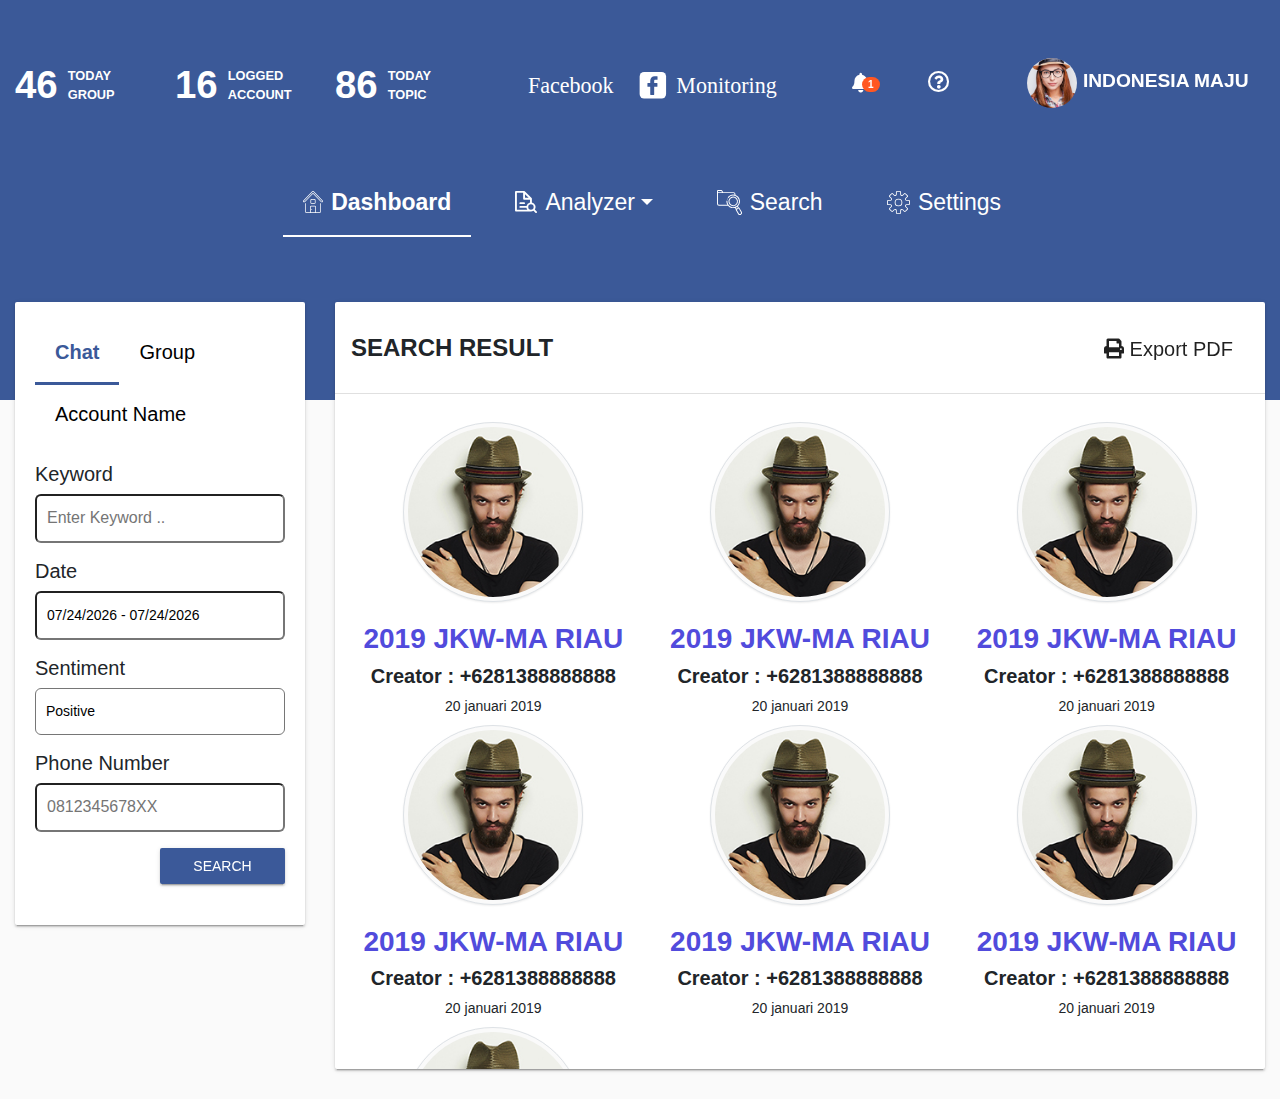
<file: search-group.html>
<!doctype html>
<html lang="en">

<head>
  <!-- Required meta tags -->
  <meta charset="utf-8">
  <meta name="viewport" content="width=device-width, initial-scale=1, shrink-to-fit=no">

  <link rel="stylesheet" href="assets/vendors/fontawesome/css/all.css">

  <!-- Material Design for Bootstrap fonts and icons -->
  <link href="https://fonts.googleapis.com/icon?family=Material+Icons" rel="stylesheet">

  <!-- Material Design for Bootstrap CSS -->
  <link rel="stylesheet" href="assets/css/bootstrap-material-design.min.css">
  <link rel="stylesheet" href="assets/css/custom.css">
  <link rel="stylesheet" href="assets/vendors/datepicker/daterangepicker.css">

  <title>Whatsapp Monitoring</title>
</head>

<body>
  <!-- Header -->
  <section style="background-color: #3B5998; height: 400px; width: 100%">
    <nav class="navbar navbar-expand-lg static-top pt-5">
      <div class="container">
        <div class="row" style="margin-left: 0px;">
          <!-- today group -->
          <div class="group-count well">
            <h1 class="number-count">46</h1><span class="caption-number">TODAY GROUP</span>
          </div>

          <!-- logged account -->
          <div class="group-count well">
            <h1 class="number-count">16</h1><span class="caption-number">LOGGED ACCOUNT</span>
          </div>

          <!-- today topic -->
          <div class="group-count well">
            <h1 class="number-count">86</h1><span class="caption-number">TODAY TOPIC</span>
          </div>
        </div>


        <!-- logo -->
        <a class="navbar-brand mx-auto" href="#">
          <img src="assets/img/logo.svg" height="28px" alt="">
        </a>

        <div>
          <!-- <div class="group-count well account" role="button" style="margin-right: 0;" id="dropdownMenuLink"
              data-toggle="dropdown" aria-haspopup="true" aria-expanded="false">
              <div class="mr-3"><span style="font-weight: bold;">ADMIN </span></div><img height="40"
                src="assets/img/user.png" alt="">
  
            </div>
            <div class="dropdown-menu fix-right" aria-labelledby="dropdownMenuButton">
              <a class="dropdown-item" href="#">Sign Out</a>
            </div> -->
          <div class="row">
            <div class="col-md-2 text-center my-auto">
              <button class="btn btn-outline-light">
                <i class="fas fa-bell" style="color: white; font-size: 20px; position: absolute;"></i>
                <span class="badge badge-pill badge-warning"
                  style="font-size: 10px; margin-left: 10px; z-index: 1; position: relative;">1</span>
              </button>
            </div>
            <div class="col-md-2 text-center my-auto">
              <button class="btn btn-outline-light">
                <i class="far fa-question-circle" style="color: white; font-size: 22px;"></i>
              </button>
            </div>
            <div class="col-md-8 text-right my-auto ">
              <button class="btn btn-outline-light">
                <img src="/assets/img/avatar/1.jpg" class="rounded-circle" alt="" style="width: 50px; margin:2px;">
                <span class="page-title" style="color: white;">Indonesia Maju</span>
              </button>
            </div>
          </div>
        </div>
      </div>
    </nav>

    <nav class="navbar navbar-expand-md navbar-light pt-5">
      <button class="navbar-toggler" type="button" data-toggle="collapse" data-target="#navbarSupportedContent"
        aria-controls="navbarSupportedContent" aria-expanded="false" aria-label="Toggle navigation">
        <span class="navbar-toggler-icon"></span>
      </button>
      <div class="collapse navbar-collapse" id="navbarSupportedContent">
        <ul class="navbar-nav ml-auto mr-auto py-4 py-md-0">
          <li class="nav-item pl-4 pl-md-0 ml-0 ml-md-4 active">
            <a class="nav-link well" href="#"><img src="/assets/img/icon/home.svg" class="mr-2" alt="">Dashboard</a>
          </li>
          <li class="nav-item dropdown pl-4 pl-md-0 ml-0 ml-md-4">
            <a class="nav-link dropdown-toggle well" href="#" id="navbarDropdown" role="button" data-toggle="dropdown"
              aria-haspopup="true" aria-expanded="false">
              <img src="/assets/img/icon/analyze.svg" class="mr-2" alt="">Analyzer
            </a>
            <div class="dropdown-menu" aria-labelledby="navbarDropdown">
              <a class="dropdown-item" href="#">Topic Compare</a>
              <a class="dropdown-item" href="#">Topic Relation</a>
          </li>
          <li class="nav-item pl-4 pl-md-0 ml-0 ml-md-4">
            <a class="nav-link well" href="search.html"><img src="/assets/img/icon/search.svg" class="mr-2"
                alt="">Search</a>
          </li>
          <li class="nav-item pl-4 pl-md-0 ml-0 ml-md-4">
            <a class="nav-link well" href="#"><img src="/assets/img/icon/settings.svg" class="mr-2" alt="">Settings</a>
          </li>
        </ul>
      </div>
    </nav>
  </section>
  <!-- End Nav -->

  <section style="margin-top: -10%;">
    <div class="container" style="margin-top: -10%;">
      <div class="row">
        <div class="col-md-3">
          <div class="card">
            <div class="card-body">
              <!-- <h4 class="text-uppercase font-weight-bold mt-2 mb-4">Search</h4>
              <hr>

              <div class="row mb-3">
                <div class="col-md-12">
                  <h5>Keyword</h5>
                  <input type="text" class="search_input" id="2" placeholder="Enter Keyword ..">
                </div>
              </div>

              <div class="row  mb-3">
                <div class="col-md-12">
                  <h5>Date</h5>
                  <input type="text" class="search_input datepicker" id="3" placeholder="Select Date">
                </div>
              </div>

              <div class="row  mb-3">
                <div class="col-md-12">
                  <h5>Sentiment</h5>
                  <select name="" class="search_input " id="">
                    <option style="padding:20px !important;" value="">Positive</option>
                    <option class="p-3" value="">Netral</option>
                    <option class="p-3" value="">Negative</option>
                  </select>
                </div>
              </div>

              <div class="row  mb-3">
                <div class="col-md-12">
                  <h5>Phone Number</h5>
                  <input type="text" class="search_input" id="4" placeholder="0812345678XX">
                </div>
              </div> -->


              <ul class="nav nav-tabs md-tabs" id="myTabMD" role="tablist">
                <li class="nav-item profile-style">
                  <a class="nav-link profile-link active" id="home-tab-md" data-toggle="tab" href="#home-md" role="tab"
                    aria-controls="home-md" aria-selected="true">Chat</a>
                </li>
                <li class="nav-item profile-style">
                  <a class="nav-link profile-link" id="profile-tab-md" data-toggle="tab" href="#profile-md" role="tab"
                    aria-controls="profile-md" aria-selected="false">Group</a>
                </li>
                <li class="nav-item profile-style">
                  <a class="nav-link profile-link" id="profile-tab-md" data-toggle="tab" href="#account-name" role="tab"
                    aria-controls="account-name" aria-selected="false">Account Name</a>
                </li>
              </ul>
              <div class="tab-content card no-shadow" id="myTabContentMD">
                <div class="tab-pane fade show active" id="home-md" role="tabpanel" aria-labelledby="home-tab-md">
                  <div class="row mb-3">
                    <div class="col-md-12 mt-3">
                      <h5>Keyword</h5>
                      <input type="text" class="search_input" id="2" placeholder="Enter Keyword ..">
                    </div>
                  </div>

                  <div class="row  mb-3">
                    <div class="col-md-12">
                      <h5>Date</h5>
                      <input type="text" class="search_input datepicker" id="3" placeholder="Select Date">
                    </div>
                  </div>

                  <div class="row  mb-3">
                    <div class="col-md-12">
                      <h5>Sentiment</h5>
                      <select name="" class="search_input " id="">
                        <option style="padding:20px !important;" value="">Positive</option>
                        <option class="p-3" value="">Netral</option>
                        <option class="p-3" value="">Negative</option>
                      </select>
                    </div>
                  </div>

                  <div class="row  mb-3">
                    <div class="col-md-12">
                      <h5>Phone Number</h5>
                      <input type="text" class="search_input" id="4" placeholder="0812345678XX">
                    </div>
                  </div>

                  <div class="row  mb-3">
                    <div class="col-md-12">
                      <a name="" id="" class="btn positive-blue btn-raised float-right" href="#"
                        role="button">Search</a>
                    </div>
                  </div>
                </div>
                <div class="tab-pane fade" id="profile-md" role="tabpanel" aria-labelledby="profile-tab-md">
                  <div class="row mb-3">
                    <div class="col-md-12 mt-3">
                      <h5>Group</h5>
                      <input type="text" class="search_input" id="2" placeholder="Enter Keyword ..">
                    </div>
                  </div>

                  <div class="row  mb-3">
                    <div class="col-md-12">
                      <h5>Phone Number</h5>
                      <input type="text" class="search_input" id="4" placeholder="0812345678XX">
                    </div>
                  </div>

                  <div class="row  mb-3">
                    <div class="col-md-12">
                      <a name="" id="" class="btn positive-blue btn-raised float-right" href="#"
                        role="button">Search</a>
                    </div>
                  </div>
                </div>
                <div class="tab-pane fade" id="account-name" role="tabpanel" aria-labelledby="profile-tab-md">

                  <div class="row  my-3">
                    <div class="col-md-12">
                      <h5>Phone Number</h5>
                      <input type="text" class="search_input" id="4" placeholder="enter phone pattern...  ">
                    </div>
                  </div>

                  <div class="row  mb-3">
                    <div class="col-md-12">
                      <a name="" id="" class="btn positive-blue btn-raised float-right" href="#"
                        role="button">Search</a>
                    </div>
                  </div>
                </div>
              </div>

            </div>
          </div>
        </div>
        <div class="col-md-9">
          <div class="card">
            <div class="card-header">
              <div class="row">
                <div class="col-md-6 mt-3">
                  <h4 class="text-uppercase font-weight-bold">Search Result</h4>
                </div>
                <div class="col-md-6 mt-2">
                  <button class="btn btn-flat btn-lg float-right text-capitalize ">
                    <i class="fas fa-print"></i>
                    Export PDF
                  </button>
                </div>
              </div>
            </div>
            <div class="card-body table-responsive" style="height:75vh">
              <div class="row">

                <div class="col-md-4 text-center">
                  <img src="/assets/img/avatar/3.jpg" height="100" class="img-thumbnail rounded-circle mt-2 mb-1"
                    style="width: 20vh; margin:2px;" alt="">
                  <h3 class="text-uppercase font-weight-bold text-positive mt-3">2019 jkw-ma riau</h3>
                  <h5 class="font-weight-bold">Creator : +6281388888888</h5>
                  <span>20 januari 2019</span>
                </div>

                <div class="col-md-4 text-center">
                  <img src="/assets/img/avatar/3.jpg" height="100" class="img-thumbnail rounded-circle mt-2 mb-1"
                    style="width: 20vh; margin:2px;" alt="">
                  <h3 class="text-uppercase font-weight-bold text-positive mt-3">2019 jkw-ma riau</h3>
                  <h5 class="font-weight-bold">Creator : +6281388888888</h5>
                  <span>20 januari 2019</span>
                </div>

                <div class="col-md-4 text-center">
                  <img src="/assets/img/avatar/3.jpg" height="100" class="img-thumbnail rounded-circle mt-2 mb-1"
                    style="width: 20vh; margin:2px;" alt="">
                  <h3 class="text-uppercase font-weight-bold text-positive mt-3">2019 jkw-ma riau</h3>
                  <h5 class="font-weight-bold">Creator : +6281388888888</h5>
                  <span>20 januari 2019</span>
                </div>

                <div class="col-md-4 text-center">
                  <img src="/assets/img/avatar/3.jpg" height="100" class="img-thumbnail rounded-circle mt-2 mb-1"
                    style="width: 20vh; margin:2px;" alt="">
                  <h3 class="text-uppercase font-weight-bold text-positive mt-3">2019 jkw-ma riau</h3>
                  <h5 class="font-weight-bold">Creator : +6281388888888</h5>
                  <span>20 januari 2019</span>
                </div>

                <div class="col-md-4 text-center">
                  <img src="/assets/img/avatar/3.jpg" height="100" class="img-thumbnail rounded-circle mt-2 mb-1"
                    style="width: 20vh; margin:2px;" alt="">
                  <h3 class="text-uppercase font-weight-bold text-positive mt-3">2019 jkw-ma riau</h3>
                  <h5 class="font-weight-bold">Creator : +6281388888888</h5>
                  <span>20 januari 2019</span>
                </div>

                <div class="col-md-4 text-center">
                  <img src="/assets/img/avatar/3.jpg" height="100" class="img-thumbnail rounded-circle mt-2 mb-1"
                    style="width: 20vh; margin:2px;" alt="">
                  <h3 class="text-uppercase font-weight-bold text-positive mt-3">2019 jkw-ma riau</h3>
                  <h5 class="font-weight-bold">Creator : +6281388888888</h5>
                  <span>20 januari 2019</span>
                </div>

                <div class="col-md-4 text-center">
                  <img src="/assets/img/avatar/3.jpg" height="100" class="img-thumbnail rounded-circle mt-2 mb-1"
                    style="width: 20vh; margin:2px;" alt="">
                  <h3 class="text-uppercase font-weight-bold text-positive mt-3">2019 jkw-ma riau</h3>
                  <h5 class="font-weight-bold">Creator : +6281388888888</h5>
                  <span>20 januari 2019</span>
                </div>

              </div>
            </div>
          </div>
        </div>
      </div>
    </div>
  </section>
  <!-- End nav -->

  <!-- Javascript Library -->
  <script src="assets/js/jquery-3.4.1.min.js"></script>
  <script src="assets/js/popper.min.js"></script>
  <script src="assets/js/bootstrap-material-design.js"></script>
  <script src="assets/vendors/highcharts/highcharts.js"></script>
  <script src="assets/vendors/datepicker/moment-with-locales.min.js"></script>
  <script src="assets/vendors/datepicker/daterangepicker.min.js"></script>
  <script src="assets/js/custom_datepick.js"></script>

  <script>
    $(document).ready(function () {
      $('body').bootstrapMaterialDesign();
    });
  </script>
</body>

</html>
</file>
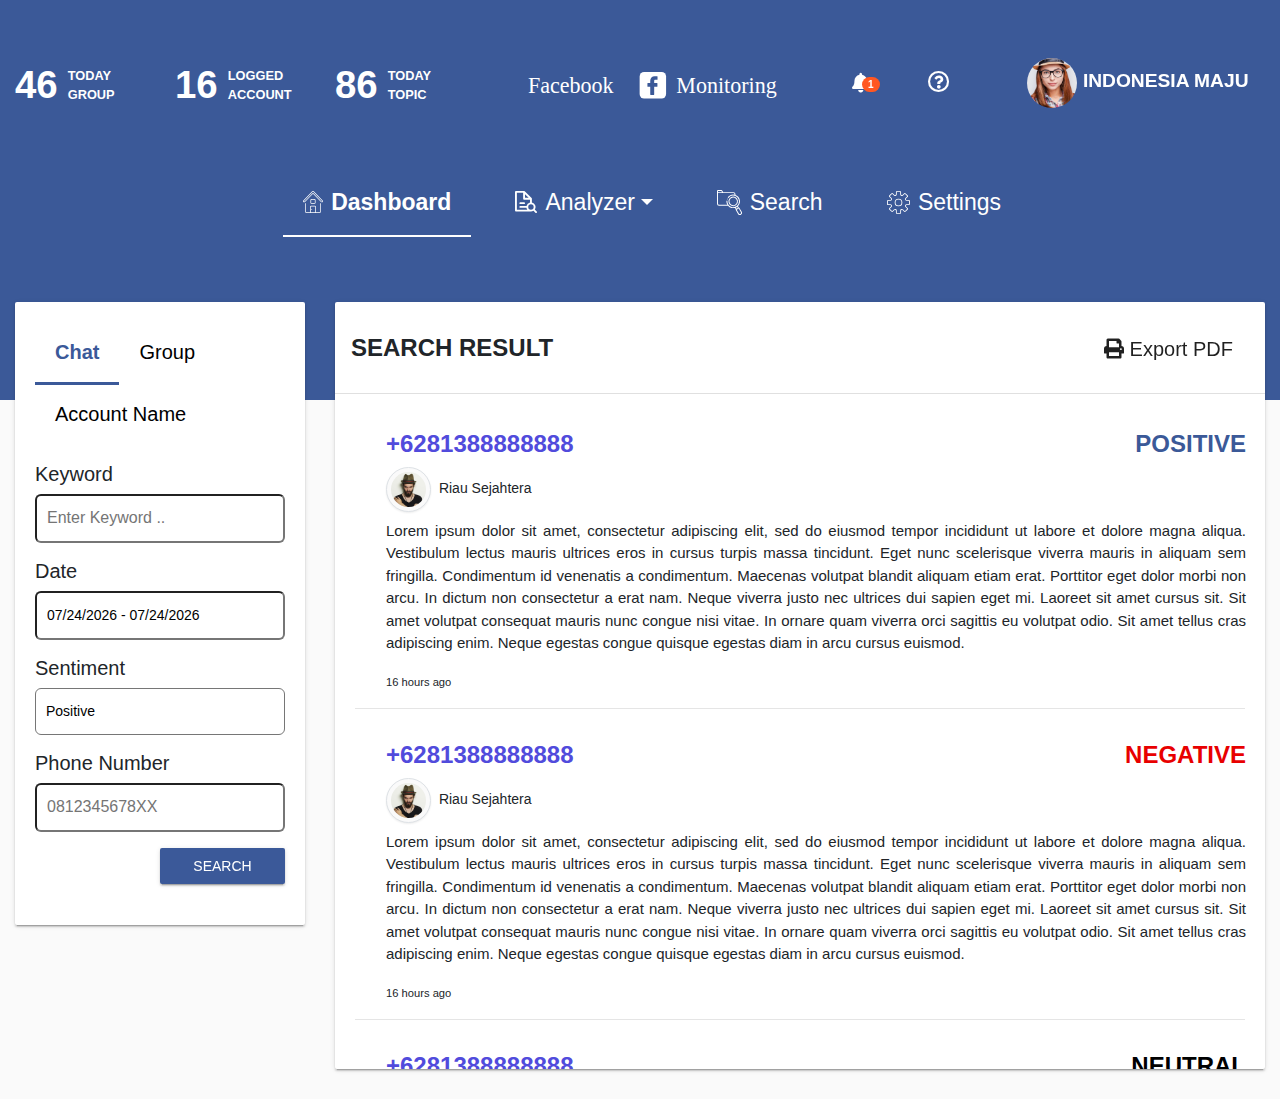
<file: search.html>
<!doctype html>
<html lang="en">

<head>
  <!-- Required meta tags -->
  <meta charset="utf-8">
  <meta name="viewport" content="width=device-width, initial-scale=1, shrink-to-fit=no">

  <link rel="stylesheet" href="assets/vendors/fontawesome/css/all.css">

  <!-- Material Design for Bootstrap fonts and icons -->
  <link href="https://fonts.googleapis.com/icon?family=Material+Icons" rel="stylesheet">

  <!-- Material Design for Bootstrap CSS -->
  <link rel="stylesheet" href="assets/css/bootstrap-material-design.min.css">
  <link rel="stylesheet" href="assets/css/custom.css">
  <link rel="stylesheet" href="assets/vendors/datepicker/daterangepicker.css">

  <title>Whatsapp Monitoring</title>
</head>

<body>
  <!-- Header -->
  <section style="background-color: #3B5998; height: 400px; width: 100%">
    <nav class="navbar navbar-expand-lg static-top pt-5">
      <div class="container">
        <div class="row" style="margin-left: 0px;">
          <!-- today group -->
          <div class="group-count well">
            <h1 class="number-count">46</h1><span class="caption-number">TODAY GROUP</span>
          </div>

          <!-- logged account -->
          <div class="group-count well">
            <h1 class="number-count">16</h1><span class="caption-number">LOGGED ACCOUNT</span>
          </div>

          <!-- today topic -->
          <div class="group-count well">
            <h1 class="number-count">86</h1><span class="caption-number">TODAY TOPIC</span>
          </div>
        </div>


        <!-- logo -->
        <a class="navbar-brand mx-auto" href="#">
          <img src="assets/img/logo.svg" height="28px" alt="">
        </a>

        <div>
          <!-- <div class="group-count well account" role="button" style="margin-right: 0;" id="dropdownMenuLink"
              data-toggle="dropdown" aria-haspopup="true" aria-expanded="false">
              <div class="mr-3"><span style="font-weight: bold;">ADMIN </span></div><img height="40"
                src="assets/img/user.png" alt="">
  
            </div>
            <div class="dropdown-menu fix-right" aria-labelledby="dropdownMenuButton">
              <a class="dropdown-item" href="#">Sign Out</a>
            </div> -->
          <div class="row">
            <div class="col-md-2 text-center my-auto">
              <button class="btn btn-outline-light">
                <i class="fas fa-bell" style="color: white; font-size: 20px; position: absolute;"></i>
                <span class="badge badge-pill badge-warning"
                  style="font-size: 10px; margin-left: 10px; z-index: 1; position: relative;">1</span>
              </button>
            </div>
            <div class="col-md-2 text-center my-auto">
              <button class="btn btn-outline-light">
                <i class="far fa-question-circle" style="color: white; font-size: 22px;"></i>
              </button>
            </div>
            <div class="col-md-8 text-right my-auto ">
              <button class="btn btn-outline-light">
                <img src="/assets/img/avatar/1.jpg" class="rounded-circle" alt="" style="width: 50px; margin:2px;">
                <span class="page-title" style="color: white;">Indonesia Maju</span>
              </button>
            </div>
          </div>
        </div>
      </div>
    </nav>

    <nav class="navbar navbar-expand-md navbar-light pt-5">
      <button class="navbar-toggler" type="button" data-toggle="collapse" data-target="#navbarSupportedContent"
        aria-controls="navbarSupportedContent" aria-expanded="false" aria-label="Toggle navigation">
        <span class="navbar-toggler-icon"></span>
      </button>
      <div class="collapse navbar-collapse" id="navbarSupportedContent">
        <ul class="navbar-nav ml-auto mr-auto py-4 py-md-0">
          <li class="nav-item pl-4 pl-md-0 ml-0 ml-md-4 active">
            <a class="nav-link well" href="#"><img src="/assets/img/icon/home.svg" class="mr-2" alt="">Dashboard</a>
          </li>
          <li class="nav-item dropdown pl-4 pl-md-0 ml-0 ml-md-4">
            <a class="nav-link dropdown-toggle well" href="#" id="navbarDropdown" role="button" data-toggle="dropdown"
              aria-haspopup="true" aria-expanded="false">
              <img src="/assets/img/icon/analyze.svg" class="mr-2" alt="">Analyzer
            </a>
            <div class="dropdown-menu" aria-labelledby="navbarDropdown">
              <a class="dropdown-item" href="#">Topic Compare</a>
              <a class="dropdown-item" href="#">Topic Relation</a>
          </li>
          <li class="nav-item pl-4 pl-md-0 ml-0 ml-md-4">
            <a class="nav-link well" href="search.html"><img src="/assets/img/icon/search.svg" class="mr-2"
                alt="">Search</a>
          </li>
          <li class="nav-item pl-4 pl-md-0 ml-0 ml-md-4">
            <a class="nav-link well" href="#"><img src="/assets/img/icon/settings.svg" class="mr-2" alt="">Settings</a>
          </li>
        </ul>
      </div>
    </nav>
  </section>
  <!-- End Nav -->

  <section style="margin-top: -10%;">
    <div class="container" style="margin-top: -10%;">
      <div class="row">
        <div class="col-md-3">
          <div class="card">
            <div class="card-body">
              <!-- <h4 class="text-uppercase font-weight-bold mt-2 mb-4">Search</h4>
              <hr>

              <div class="row mb-3">
                <div class="col-md-12">
                  <h5>Keyword</h5>
                  <input type="text" class="search_input" id="2" placeholder="Enter Keyword ..">
                </div>
              </div>

              <div class="row  mb-3">
                <div class="col-md-12">
                  <h5>Date</h5>
                  <input type="text" class="search_input datepicker" id="3" placeholder="Select Date">
                </div>
              </div>

              <div class="row  mb-3">
                <div class="col-md-12">
                  <h5>Sentiment</h5>
                  <select name="" class="search_input " id="">
                    <option style="padding:20px !important;" value="">Positive</option>
                    <option class="p-3" value="">Netral</option>
                    <option class="p-3" value="">Negative</option>
                  </select>
                </div>
              </div>

              <div class="row  mb-3">
                <div class="col-md-12">
                  <h5>Phone Number</h5>
                  <input type="text" class="search_input" id="4" placeholder="0812345678XX">
                </div>
              </div> -->


              <ul class="nav nav-tabs md-tabs" id="myTabMD" role="tablist">
                <li class="nav-item profile-style">
                  <a class="nav-link profile-link active" id="home-tab-md" data-toggle="tab" href="#home-md" role="tab"
                    aria-controls="home-md" aria-selected="true">Chat</a>
                </li>
                <li class="nav-item profile-style">
                  <a class="nav-link profile-link" id="profile-tab-md" data-toggle="tab" href="#profile-md" role="tab"
                    aria-controls="profile-md" aria-selected="false">Group</a>
                </li>
                <li class="nav-item profile-style">
                  <a class="nav-link profile-link" id="profile-tab-md" data-toggle="tab" href="#account-name" role="tab"
                    aria-controls="account-name" aria-selected="false">Account Name</a>
                </li>
              </ul>
              <div class="tab-content card no-shadow" id="myTabContentMD">
                <div class="tab-pane fade show active" id="home-md" role="tabpanel" aria-labelledby="home-tab-md">
                  <div class="row mb-3">
                    <div class="col-md-12 mt-3">
                      <h5>Keyword</h5>
                      <input type="text" class="search_input" id="2" placeholder="Enter Keyword ..">
                    </div>
                  </div>

                  <div class="row  mb-3">
                    <div class="col-md-12">
                      <h5>Date</h5>
                      <input type="text" class="search_input datepicker" id="3" placeholder="Select Date">
                    </div>
                  </div>

                  <div class="row  mb-3">
                    <div class="col-md-12">
                      <h5>Sentiment</h5>
                      <select name="" class="search_input " id="">
                        <option style="padding:20px !important;" value="">Positive</option>
                        <option class="p-3" value="">Netral</option>
                        <option class="p-3" value="">Negative</option>
                      </select>
                    </div>
                  </div>

                  <div class="row  mb-3">
                    <div class="col-md-12">
                      <h5>Phone Number</h5>
                      <input type="text" class="search_input" id="4" placeholder="0812345678XX">
                    </div>
                  </div>

                  <div class="row  mb-3">
                    <div class="col-md-12">
                      <a name="" id="" class="btn positive-blue btn-raised float-right" href="#"
                        role="button">Search</a>
                    </div>
                  </div>
                </div>
                <div class="tab-pane fade" id="profile-md" role="tabpanel" aria-labelledby="profile-tab-md">
                  <div class="row mb-3">
                    <div class="col-md-12 mt-3">
                      <h5>Group</h5>
                      <input type="text" class="search_input" id="2" placeholder="Enter Keyword ..">
                    </div>
                  </div>

                  <div class="row  mb-3">
                    <div class="col-md-12">
                      <h5>Phone Number</h5>
                      <input type="text" class="search_input" id="4" placeholder="0812345678XX">
                    </div>
                  </div>

                  <div class="row  mb-3">
                    <div class="col-md-12">
                      <a name="" id="" class="btn positive-blue btn-raised float-right" href="#"
                        role="button">Search</a>
                    </div>
                  </div>
                </div>
                <div class="tab-pane fade" id="account-name" role="tabpanel" aria-labelledby="profile-tab-md">

                  <div class="row  my-3">
                    <div class="col-md-12">
                      <h5>Phone Number</h5>
                      <input type="text" class="search_input" id="4" placeholder="enter phone pattern...  ">
                    </div>
                  </div>

                  <div class="row  mb-3">
                    <div class="col-md-12">
                      <a name="" id="" class="btn positive-blue btn-raised float-right" href="#"
                        role="button">Search</a>
                    </div>
                  </div>
                </div>
              </div>

            </div>
          </div>
        </div>
        <div class="col-md-9">
          <div class="card">
            <div class="card-header">
              <div class="row">
                <div class="col-md-6 mt-3">
                  <h4 class="text-uppercase font-weight-bold">Search Result</h4>
                </div>
                <div class="col-md-6 mt-2">
                  <button class="btn btn-flat btn-lg float-right text-capitalize ">
                    <i class="fas fa-print"></i>
                    Export PDF
                  </button>
                </div>
              </div>
            </div>
            <div class="card-body table-responsive" style="height:75vh">

              <div class="col-md-12 mx-3">
                <!-- <h6 class="font-weight-bold" style="margin:0;">0812345678x</h6>
                <h6 class="mt-2"><i class="material-icons align-middle mr-2"> group</i>Indonesia Maju</h6>
                <small class="text-secondary">02 November 2019, 19:33:20</small>
                <br>
                <p class="text-justify mt-2" style="font-size:12px;">
                  Lorem ipsum dolor sit amet consectetur adipisicing elit. Cupiditate accusantium placeat
                  consectetur
                  quam sunt amet consequuntur debitis error ab, perferendis inventore mollitia nisi tempora quo
                  sed.
                  Placeat, nostrum asperiores. Soluta!
                </p> -->
                <div class="row">
                  <div class="col-md-6">
                    <h4 class="text-uppercase font-weight-bold text-positive mt-3">+6281388888888</h4>
                  </div>
                  <div class="col-md-6">
                    <h4 class="text-uppercase font-weight-bold text-positive mt-3 float-right" style="color: #3B5998;">
                      positive</h4>
                  </div>
                </div>
                <img src="/assets/img/avatar/3.jpg" height="100" class="img-thumbnail rounded-circle mr-1"
                  style="width: 5vh;" alt="">
                Riau Sejahtera
                <p class="text-justify mt-2" style="font-size:15px;">
                  Lorem ipsum dolor sit amet, consectetur adipiscing elit, sed do eiusmod tempor incididunt ut labore et
                  dolore magna aliqua. Vestibulum lectus mauris ultrices eros in cursus turpis massa tincidunt. Eget
                  nunc scelerisque viverra mauris in aliquam sem fringilla. Condimentum id venenatis a condimentum.
                  Maecenas volutpat blandit aliquam etiam erat. Porttitor eget dolor morbi non arcu. In dictum non
                  consectetur a erat nam. Neque viverra justo nec ultrices dui sapien eget mi. Laoreet sit amet cursus
                  sit. Sit amet volutpat consequat mauris nunc congue nisi vitae. In ornare quam viverra orci sagittis
                  eu volutpat odio. Sit amet tellus cras adipiscing enim. Neque egestas congue quisque egestas diam in
                  arcu cursus euismod.
                </p>
                <small>16 hours ago</small>
              </div>
              <hr>

              <div class="col-md-12 mx-3">
                <div class="row">
                  <div class="col-md-6">
                    <h4 class="text-uppercase font-weight-bold text-positive mt-3">+6281388888888</h4>
                  </div>
                  <div class="col-md-6">
                    <h4 class="text-uppercase font-weight-bold text-positive mt-3 float-right" style="color: #e80000;">
                      negative</h4>
                  </div>
                </div>
                <img src="/assets/img/avatar/3.jpg" height="100" class="img-thumbnail rounded-circle mr-1"
                  style="width: 5vh;" alt="">
                Riau Sejahtera
                <p class="text-justify mt-2" style="font-size:15px;">
                  Lorem ipsum dolor sit amet, consectetur adipiscing elit, sed do eiusmod tempor incididunt ut labore et
                  dolore magna aliqua. Vestibulum lectus mauris ultrices eros in cursus turpis massa tincidunt. Eget
                  nunc scelerisque viverra mauris in aliquam sem fringilla. Condimentum id venenatis a condimentum.
                  Maecenas volutpat blandit aliquam etiam erat. Porttitor eget dolor morbi non arcu. In dictum non
                  consectetur a erat nam. Neque viverra justo nec ultrices dui sapien eget mi. Laoreet sit amet cursus
                  sit. Sit amet volutpat consequat mauris nunc congue nisi vitae. In ornare quam viverra orci sagittis
                  eu volutpat odio. Sit amet tellus cras adipiscing enim. Neque egestas congue quisque egestas diam in
                  arcu cursus euismod.
                </p>
                <small>16 hours ago</small>
              </div>
              <hr>

              <div class="col-md-12 mx-3">
                <div class="row">
                  <div class="col-md-6">
                    <h4 class="text-uppercase font-weight-bold text-positive mt-3">+6281388888888</h4>
                  </div>
                  <div class="col-md-6">
                    <h4 class="text-uppercase font-weight-bold text-positive mt-3 float-right" style="color: #000;">
                      neutral</h4>
                  </div>
                </div>
                <img src="/assets/img/avatar/3.jpg" height="100" class="img-thumbnail rounded-circle mr-1"
                  style="width: 5vh;" alt="">
                Riau Sejahtera
                <p class="text-justify mt-2" style="font-size:15px;">
                  Lorem ipsum dolor sit amet, consectetur adipiscing elit, sed do eiusmod tempor incididunt ut labore et
                  dolore magna aliqua. Vestibulum lectus mauris ultrices eros in cursus turpis massa tincidunt. Eget
                  nunc scelerisque viverra mauris in aliquam sem fringilla. Condimentum id venenatis a condimentum.
                  Maecenas volutpat blandit aliquam etiam erat. Porttitor eget dolor morbi non arcu. In dictum non
                  consectetur a erat nam. Neque viverra justo nec ultrices dui sapien eget mi. Laoreet sit amet cursus
                  sit. Sit amet volutpat consequat mauris nunc congue nisi vitae. In ornare quam viverra orci sagittis
                  eu volutpat odio. Sit amet tellus cras adipiscing enim. Neque egestas congue quisque egestas diam in
                  arcu cursus euismod.
                </p>
                <small>16 hours ago</small>
              </div>
              <hr>

              <div class="col-md-12 mx-3">
                <div class="row">
                  <div class="col-md-6">
                    <h4 class="text-uppercase font-weight-bold text-positive mt-3">+6281388888888</h4>
                  </div>
                  <div class="col-md-6">
                    <h4 class="text-uppercase font-weight-bold text-positive mt-3 float-right" style="color: #3B5998;">
                      positive</h4>
                  </div>
                </div>
                <img src="/assets/img/avatar/3.jpg" height="100" class="img-thumbnail rounded-circle mr-1"
                  style="width: 5vh;" alt="">
                Riau Sejahtera
                <p class="text-justify mt-2" style="font-size:15px;">
                  Lorem ipsum dolor sit amet, consectetur adipiscing elit, sed do eiusmod tempor incididunt ut labore et
                  dolore magna aliqua. Vestibulum lectus mauris ultrices eros in cursus turpis massa tincidunt. Eget
                  nunc scelerisque viverra mauris in aliquam sem fringilla. Condimentum id venenatis a condimentum.
                  Maecenas volutpat blandit aliquam etiam erat. Porttitor eget dolor morbi non arcu. In dictum non
                  consectetur a erat nam. Neque viverra justo nec ultrices dui sapien eget mi. Laoreet sit amet cursus
                  sit. Sit amet volutpat consequat mauris nunc congue nisi vitae. In ornare quam viverra orci sagittis
                  eu volutpat odio. Sit amet tellus cras adipiscing enim. Neque egestas congue quisque egestas diam in
                  arcu cursus euismod.
                </p>
                <small>16 hours ago</small>
              </div>
              <hr>

              <div class="col-md-12 mx-3">
                <div class="row">
                  <div class="col-md-6">
                    <h4 class="text-uppercase font-weight-bold text-positive mt-3">+6281388888888</h4>
                  </div>
                  <div class="col-md-6">
                    <h4 class="text-uppercase font-weight-bold text-positive mt-3 float-right" style="color: #e80000;">
                      negative</h4>
                  </div>
                </div>
                <img src="/assets/img/avatar/3.jpg" height="100" class="img-thumbnail rounded-circle mr-1"
                  style="width: 5vh;" alt="">
                Riau Sejahtera
                <p class="text-justify mt-2" style="font-size:15px;">
                  Lorem ipsum dolor sit amet, consectetur adipiscing elit, sed do eiusmod tempor incididunt ut labore et
                  dolore magna aliqua. Vestibulum lectus mauris ultrices eros in cursus turpis massa tincidunt. Eget
                  nunc scelerisque viverra mauris in aliquam sem fringilla. Condimentum id venenatis a condimentum.
                  Maecenas volutpat blandit aliquam etiam erat. Porttitor eget dolor morbi non arcu. In dictum non
                  consectetur a erat nam. Neque viverra justo nec ultrices dui sapien eget mi. Laoreet sit amet cursus
                  sit. Sit amet volutpat consequat mauris nunc congue nisi vitae. In ornare quam viverra orci sagittis
                  eu volutpat odio. Sit amet tellus cras adipiscing enim. Neque egestas congue quisque egestas diam in
                  arcu cursus euismod.
                </p>
                <small>16 hours ago</small>
              </div>
              <hr>

              <div class="col-md-12 mx-3">
                <div class="row">
                  <div class="col-md-6">
                    <h4 class="text-uppercase font-weight-bold text-positive mt-3">+6281388888888</h4>
                  </div>
                  <div class="col-md-6">
                    <h4 class="text-uppercase font-weight-bold text-positive mt-3 float-right" style="color: #000;">
                      neutral</h4>
                  </div>
                </div>
                <img src="/assets/img/avatar/3.jpg" height="100" class="img-thumbnail rounded-circle mr-1"
                  style="width: 5vh;" alt="">
                Riau Sejahtera
                <p class="text-justify mt-2" style="font-size:15px;">
                  Lorem ipsum dolor sit amet, consectetur adipiscing elit, sed do eiusmod tempor incididunt ut labore et
                  dolore magna aliqua. Vestibulum lectus mauris ultrices eros in cursus turpis massa tincidunt. Eget
                  nunc scelerisque viverra mauris in aliquam sem fringilla. Condimentum id venenatis a condimentum.
                  Maecenas volutpat blandit aliquam etiam erat. Porttitor eget dolor morbi non arcu. In dictum non
                  consectetur a erat nam. Neque viverra justo nec ultrices dui sapien eget mi. Laoreet sit amet cursus
                  sit. Sit amet volutpat consequat mauris nunc congue nisi vitae. In ornare quam viverra orci sagittis
                  eu volutpat odio. Sit amet tellus cras adipiscing enim. Neque egestas congue quisque egestas diam in
                  arcu cursus euismod.
                </p>
                <small>16 hours ago</small>
              </div>
              <hr>

            </div>
          </div>
        </div>
      </div>
    </div>
  </section>
  <!-- End nav -->

  <!-- Javascript Library -->
  <script src="assets/js/jquery-3.4.1.min.js"></script>
  <script src="assets/js/popper.min.js"></script>
  <script src="assets/js/bootstrap-material-design.js"></script>
  <script src="assets/vendors/highcharts/highcharts.js"></script>
  <script src="assets/vendors/datepicker/moment-with-locales.min.js"></script>
  <script src="assets/vendors/datepicker/daterangepicker.min.js"></script>
  <script src="assets/js/custom_datepick.js"></script>

  <script>
    $(document).ready(function () {
      $('body').bootstrapMaterialDesign();
    });
  </script>
</body>

</html>
</file>
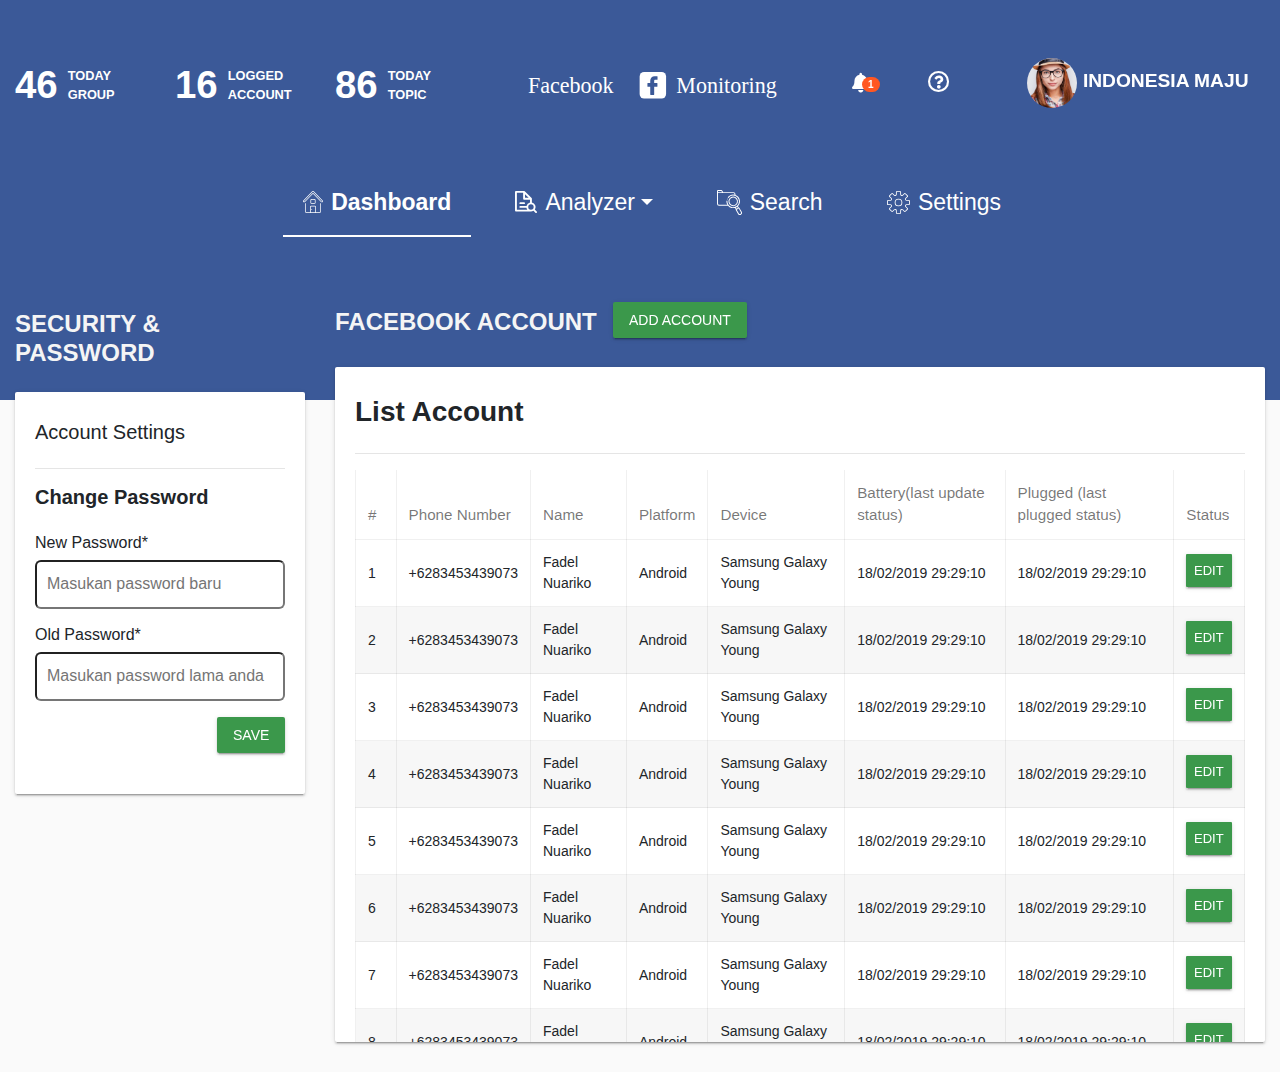
<file: setting.html>
<!doctype html>
<html lang="en">

<head>
  <!-- Required meta tags -->
  <meta charset="utf-8">
  <meta name="viewport" content="width=device-width, initial-scale=1, shrink-to-fit=no">

  <link rel="stylesheet" href="assets/vendors/fontawesome/css/all.css">

  <!-- Material Design for Bootstrap fonts and icons -->
  <link href="https://fonts.googleapis.com/icon?family=Material+Icons" rel="stylesheet">

  <!-- Material Design for Bootstrap CSS -->
  <link rel="stylesheet" href="assets/css/bootstrap-material-design.min.css">
  <link rel="stylesheet" href="assets/css/custom.css">
  <link rel="stylesheet" href="assets/vendors/datepicker/daterangepicker.css">
  <link rel="stylesheet" href="https://cdn.datatables.net/1.10.20/css/dataTables.bootstrap4.min.css">


  <title>Whatsapp Monitoring</title>
</head>

<body>
  <!-- Header -->
  <section style="background-color: #3B5998; height: 400px; width: 100%">
    <nav class="navbar navbar-expand-lg static-top pt-5">
      <div class="container">
        <div class="row" style="margin-left: 0px;">
          <!-- today group -->
          <div class="group-count well">
            <h1 class="number-count">46</h1><span class="caption-number">TODAY GROUP</span>
          </div>

          <!-- logged account -->
          <div class="group-count well">
            <h1 class="number-count">16</h1><span class="caption-number">LOGGED ACCOUNT</span>
          </div>

          <!-- today topic -->
          <div class="group-count well">
            <h1 class="number-count">86</h1><span class="caption-number">TODAY TOPIC</span>
          </div>
        </div>


        <!-- logo -->
        <a class="navbar-brand mx-auto" href="#">
          <img src="assets/img/logo.svg" height="28px" alt="">
        </a>

        <div>
          <!-- <div class="group-count well account" role="button" style="margin-right: 0;" id="dropdownMenuLink"
              data-toggle="dropdown" aria-haspopup="true" aria-expanded="false">
              <div class="mr-3"><span style="font-weight: bold;">ADMIN </span></div><img height="40"
                src="assets/img/user.png" alt="">
  
            </div>
            <div class="dropdown-menu fix-right" aria-labelledby="dropdownMenuButton">
              <a class="dropdown-item" href="#">Sign Out</a>
            </div> -->
          <div class="row">
            <div class="col-md-2 text-center my-auto">
              <button class="btn btn-outline-light">
                <i class="fas fa-bell" style="color: white; font-size: 20px; position: absolute;"></i>
                <span class="badge badge-pill badge-warning"
                  style="font-size: 10px; margin-left: 10px; z-index: 1; position: relative;">1</span>
              </button>
            </div>
            <div class="col-md-2 text-center my-auto">
              <button class="btn btn-outline-light">
                <i class="far fa-question-circle" style="color: white; font-size: 22px;"></i>
              </button>
            </div>
            <div class="col-md-8 text-right my-auto ">
              <button class="btn btn-outline-light">
                <img src="/assets/img/avatar/1.jpg" class="rounded-circle" alt="" style="width: 50px; margin:2px;">
                <span class="page-title" style="color: white;">Indonesia Maju</span>
              </button>
            </div>
          </div>
        </div>
      </div>
    </nav>

    <nav class="navbar navbar-expand-md navbar-light pt-5">
      <button class="navbar-toggler" type="button" data-toggle="collapse" data-target="#navbarSupportedContent"
        aria-controls="navbarSupportedContent" aria-expanded="false" aria-label="Toggle navigation">
        <span class="navbar-toggler-icon"></span>
      </button>
      <div class="collapse navbar-collapse" id="navbarSupportedContent">
        <ul class="navbar-nav ml-auto mr-auto py-4 py-md-0">
          <li class="nav-item pl-4 pl-md-0 ml-0 ml-md-4 active">
            <a class="nav-link well" href="#"><img src="/assets/img/icon/home.svg" class="mr-2" alt="">Dashboard</a>
          </li>
          <li class="nav-item dropdown pl-4 pl-md-0 ml-0 ml-md-4">
            <a class="nav-link dropdown-toggle well" href="#" id="navbarDropdown" role="button" data-toggle="dropdown"
              aria-haspopup="true" aria-expanded="false">
              <img src="/assets/img/icon/analyze.svg" class="mr-2" alt="">Analyzer
            </a>
            <div class="dropdown-menu" aria-labelledby="navbarDropdown">
              <a class="dropdown-item" href="#">Topic Compare</a>
              <a class="dropdown-item" href="#">Topic Relation</a>
          </li>
          <li class="nav-item pl-4 pl-md-0 ml-0 ml-md-4">
            <a class="nav-link well" href="search.html"><img src="/assets/img/icon/search.svg" class="mr-2"
                alt="">Search</a>
          </li>
          <li class="nav-item pl-4 pl-md-0 ml-0 ml-md-4">
            <a class="nav-link well" href="#"><img src="/assets/img/icon/settings.svg" class="mr-2" alt="">Settings</a>
          </li>
        </ul>
      </div>
    </nav>
  </section>
  <!-- End Nav -->

  <section style="margin-top: -10%;">
    <div class="container">
      <div class="row">
        <div class="col-md-3">
          <h4 class="text-uppercase font-weight-bold mt-2 mb-4 text-light">Security & Password</h4>
          <div class="card">
            <div class="card-body">
              <h5 class=" mt-2 mb-4">Account Settings</h5>
              <hr>

              <h5 class="font-weight-bold mt-2 mb-4">Change Password</h5>

              <div class="row mb-3">
                <div class="col-md-12">
                  <h6>New Password*</h6>
                  <input type="password" class="search_input" id="new_p" autocomplete="off"
                    placeholder="Masukan password baru">
                </div>
              </div>

              <div class="row  mb-3">
                <div class="col-md-12">
                  <h6>Old Password*</h6>
                  <input type="password" class="search_input" id="old_p" autocomplete="off"
                    placeholder="Masukan password lama anda">
                </div>
              </div>
              <div class="row  mb-3">
                <div class="col-md-12 text-right">
                  <button type="button" class="btn btn-raised positive">Save</button>
                </div>
              </div>

            </div>
          </div>
        </div>
        <div class="col-md-9">
          <div class="well mb-4">
            <h4 style="margin: 0 !important;" class="text-uppercase font-weight-bold mt-2 mb-4 text-light">Facebook
              Account
            </h4> <button type="button" class="btn ml-3 positive btn-raised">Add Account</button>
          </div>
          <div class="card">
            <div class="card-body table-responsive" style="height:75vh">
              <h3 class="mt-2 mb-4" style="font-weight: bold;">List Account</h3>
              <hr>
              <table id="example2" class="table table-striped table-bordered" style="width:100%">
                <thead>
                  <tr>
                    <th>#</th>
                    <th>Phone Number</th>
                    <th>Name</th>
                    <th>Platform</th>
                    <th>Device</th>
                    <th>Battery(last update status)</th>
                    <th>Plugged (last plugged status)</th>
                    <th>Status</th>
                  </tr>
                </thead>
                <tbody>
                  <tr>
                    <td class="align-middle">1</td>
                    <td class="align-middle">+6283453439073</td>
                    <td class="align-middle">Fadel Nuariko</td>
                    <td class="align-middle">Android</td>
                    <td class="align-middle">Samsung Galaxy Young</td>
                    <td class="align-middle">18/02/2019 29:29:10</td>
                    <td class="align-middle">18/02/2019 29:29:10</td>
                    <td class="align-middle">
                      <a name="" id="" class="btn positive btn-raised btn-sm" href="#" role="button">Edit</a>
                    </td>
                  </tr>
                  <tr>
                    <td class="align-middle">2</td>
                    <td class="align-middle">+6283453439073</td>
                    <td class="align-middle">Fadel Nuariko</td>
                    <td class="align-middle">Android</td>
                    <td class="align-middle">Samsung Galaxy Young</td>
                    <td class="align-middle">18/02/2019 29:29:10</td>
                    <td class="align-middle">18/02/2019 29:29:10</td>
                    <td class="align-middle">
                      <a name="" id="" class="btn positive btn-raised btn-sm" href="#" role="button">Edit</a>
                    </td>
                  </tr>
                  <tr>
                    <td class="align-middle">3</td>
                    <td class="align-middle">+6283453439073</td>
                    <td class="align-middle">Fadel Nuariko</td>
                    <td class="align-middle">Android</td>
                    <td class="align-middle">Samsung Galaxy Young</td>
                    <td class="align-middle">18/02/2019 29:29:10</td>
                    <td class="align-middle">18/02/2019 29:29:10</td>
                    <td class="align-middle">
                      <a name="" id="" class="btn positive btn-raised btn-sm" href="#" role="button">Edit</a>
                    </td>
                  </tr>
                  <tr>
                    <td class="align-middle">4</td>
                    <td class="align-middle">+6283453439073</td>
                    <td class="align-middle">Fadel Nuariko</td>
                    <td class="align-middle">Android</td>
                    <td class="align-middle">Samsung Galaxy Young</td>
                    <td class="align-middle">18/02/2019 29:29:10</td>
                    <td class="align-middle">18/02/2019 29:29:10</td>
                    <td class="align-middle">
                      <a name="" id="" class="btn positive btn-raised btn-sm" href="#" role="button">Edit</a>
                    </td>
                  </tr>
                  <tr>
                    <td class="align-middle">5</td>
                    <td class="align-middle">+6283453439073</td>
                    <td class="align-middle">Fadel Nuariko</td>
                    <td class="align-middle">Android</td>
                    <td class="align-middle">Samsung Galaxy Young</td>
                    <td class="align-middle">18/02/2019 29:29:10</td>
                    <td class="align-middle">18/02/2019 29:29:10</td>
                    <td class="align-middle">
                      <a name="" id="" class="btn positive btn-raised btn-sm" href="#" role="button">Edit</a>
                    </td>
                  </tr>
                  <tr>
                    <td class="align-middle">6</td>
                    <td class="align-middle">+6283453439073</td>
                    <td class="align-middle">Fadel Nuariko</td>
                    <td class="align-middle">Android</td>
                    <td class="align-middle">Samsung Galaxy Young</td>
                    <td class="align-middle">18/02/2019 29:29:10</td>
                    <td class="align-middle">18/02/2019 29:29:10</td>
                    <td class="align-middle">
                      <a name="" id="" class="btn positive btn-raised btn-sm" href="#" role="button">Edit</a>
                    </td>
                  </tr>
                  <tr>
                    <td class="align-middle">7</td>
                    <td class="align-middle">+6283453439073</td>
                    <td class="align-middle">Fadel Nuariko</td>
                    <td class="align-middle">Android</td>
                    <td class="align-middle">Samsung Galaxy Young</td>
                    <td class="align-middle">18/02/2019 29:29:10</td>
                    <td class="align-middle">18/02/2019 29:29:10</td>
                    <td class="align-middle">
                      <a name="" id="" class="btn positive btn-raised btn-sm" href="#" role="button">Edit</a>
                    </td>
                  </tr>
                  <tr>
                    <td class="align-middle">8</td>
                    <td class="align-middle">+6283453439073</td>
                    <td class="align-middle">Fadel Nuariko</td>
                    <td class="align-middle">Android</td>
                    <td class="align-middle">Samsung Galaxy Young</td>
                    <td class="align-middle">18/02/2019 29:29:10</td>
                    <td class="align-middle">18/02/2019 29:29:10</td>
                    <td class="align-middle">
                      <a name="" id="" class="btn positive btn-raised btn-sm" href="#" role="button">Edit</a>
                    </td>
                  </tr>
                  <tr>
                    <td class="align-middle">9</td>
                    <td class="align-middle">+6283453439073</td>
                    <td class="align-middle">Fadel Nuariko</td>
                    <td class="align-middle">Android</td>
                    <td class="align-middle">Samsung Galaxy Young</td>
                    <td class="align-middle">18/02/2019 29:29:10</td>
                    <td class="align-middle">18/02/2019 29:29:10</td>
                    <td class="align-middle">
                      <a name="" id="" class="btn positive btn-raised btn-sm" href="#" role="button">Edit</a>
                    </td>
                  </tr>
                  <tr>
                    <td class="align-middle">10</td>
                    <td class="align-middle">+6283453439073</td>
                    <td class="align-middle">Fadel Nuariko</td>
                    <td class="align-middle">Android</td>
                    <td class="align-middle">Samsung Galaxy Young</td>
                    <td class="align-middle">18/02/2019 29:29:10</td>
                    <td class="align-middle">18/02/2019 29:29:10</td>
                    <td class="align-middle">
                      <a name="" id="" class="btn positive btn-raised btn-sm" href="#" role="button">Edit</a>
                    </td>
                  </tr>
                  <tr>
                    <td class="align-middle">11</td>
                    <td class="align-middle">+6283453439073</td>
                    <td class="align-middle">Fadel Nuariko</td>
                    <td class="align-middle">Android</td>
                    <td class="align-middle">Samsung Galaxy Young</td>
                    <td class="align-middle">18/02/2019 29:29:10</td>
                    <td class="align-middle">18/02/2019 29:29:10</td>
                    <td class="align-middle">
                      <a name="" id="" class="btn positive btn-raised btn-sm" href="#" role="button">Edit</a>
                    </td>
                  </tr>
                  <tr>
                    <td class="align-middle">12</td>
                    <td class="align-middle">+6283453439073</td>
                    <td class="align-middle">Fadel Nuariko</td>
                    <td class="align-middle">Android</td>
                    <td class="align-middle">Samsung Galaxy Young</td>
                    <td class="align-middle">18/02/2019 29:29:10</td>
                    <td class="align-middle">18/02/2019 29:29:10</td>
                    <td class="align-middle">
                      <a name="" id="" class="btn positive btn-raised btn-sm" href="#" role="button">Edit</a>
                    </td>
                  </tr>
                </tbody>
              </table>
            </div>
          </div>
        </div>
      </div>
    </div>
  </section>
  <!-- End nav -->

  <!-- Javascript Library -->
  <script src="assets/js/jquery-3.4.1.min.js"></script>
  <script src="assets/js/popper.min.js"></script>
  <script src="assets/js/bootstrap-material-design.js"></script>
  <script src="assets/vendors/highcharts/highcharts.js"></script>
  <script src="https://cdn.datatables.net/1.10.20/js/jquery.dataTables.min.js"></script>
  <script src="https://cdn.datatables.net/1.10.20/js/dataTables.bootstrap4.min.js"></script>

  <script>
    $(document).ready(function () {
      $('body').bootstrapMaterialDesign();
      $('#example2').DataTable();
    });
  </script>
</body>

</html>
</file>
<file: assets/css/custom.css>
/* Logo */
.page-title{
    font-size:1.2rem;
    color: #000;
    font-weight: 550;
}

/* vis network css */
#mynetwork {
    width: 600px;
    height: 400px;
    border: 1px solid lightgray;
}
/* end vis network css*/

.navbar{
    box-shadow: none;
}

.btn-outline-light{
    border: 0px solid !important;
}

/* End Logo */

/* Group Count Right */
.number-count{
    font-size: 2.4em;
    font-weight: 550;
    float: left;
    margin-top: 8px;
    margin-right: 10px;
}
.caption-number{
    font-size: .8em;
    font-weight: bold;
}

.group-count{
    width: 120px;
    margin-right: 40px;
    color: white;
}
.account{
    cursor: pointer;
}
.fix-right{
    left: auto;
    right:65px;
}

/* End Group Count */

.btn-nav{
    border:2px solid;
    background-color: white;
    padding: 5px 30px 5px 30px;
    font-size: 1.3em;
    font-weight: bold;
    margin-right:15px;
    cursor: pointer;
}

.btn-nav:hover{
    background-color: #e80000;
    border:2px solid #e80000;
    color:#FFF;
}

.btn-nav-right{
    border:1px solid #e80000;
    background-color: white;
    padding: 8px 30px 8px 30px;
    font-size: 1em;
    font-weight: bold;
    margin-left:15px;
    cursor: pointer;
    border-radius:4px;
    box-shadow: 0px 0px 3px -1px rgba(0,0,0,0.75);
}

.btn-nav-right:hover{
    background-color: #e80000;
    border:1px solid #e80000;
    color:#FFF;
    box-shadow: 0px 0px 5px -1px rgba(0,0,0,0.75);
}


/* Navbar */

.navigation-wrap{
	position: fixed;
	width: 100%;
	top: 0;
	left: 0;
	z-index: 1000;
	-webkit-transition : all 0.3s ease-out;
	transition : all 0.3s ease-out;
	box-shadow: 0px 8px 6px -11px rgba(0,0,0,0.75);
}
.navbar{
	padding: 0;
}

.navbar-toggler {
	float: right;
	border: none;
	padding-right: 0;
}
.navbar-toggler:active,
.navbar-toggler:focus {
	outline: none;
}
.navbar-light .navbar-toggler-icon {
	width: 24px;
	height: 17px;
	background-image: none;
	position: relative;
	border-bottom: 1px solid #000;
    transition: all 300ms linear;
}
.navbar-light .navbar-toggler-icon:after, 
.navbar-light .navbar-toggler-icon:before{
	width: 24px;
	position: absolute;
	height: 1px;
	background-color: #000;
	top: 0;
	left: 0;
	content: '';
	z-index: 2;
    transition: all 300ms linear;
}
.navbar-light .navbar-toggler-icon:after{
	top: 8px;
}
.navbar-toggler[aria-expanded="true"] .navbar-toggler-icon:after {
	transform: rotate(45deg);
}
.navbar-toggler[aria-expanded="true"] .navbar-toggler-icon:before {
	transform: translateY(8px) rotate(-45deg);
}
.navbar-toggler[aria-expanded="true"] .navbar-toggler-icon {
	border-color: transparent;
}
.nav-link{
	color: #fff !important;
    font-weight: bold;
    font-size: 23px !important;
    transition: all 200ms linear;
    padding:15px 20px !important;
    text-transform: capitalize;

}

.nav-item{
    position: relative;
    transition: all 200ms linear;
}
.nav-item:hover .nav-link{
	color: #fff !important;
}
.nav-item.active .nav-link{
    color: #777 !important;
    color: #fff !important;
    border-bottom:2px solid;
    font-weight: bold;
}

.nav-item:after{
	position: absolute;
	bottom: -5px;
    left: 0;
	width: 100%;
	height: 2px;
	content: '';
	background-color: #fff; 
	opacity: 0;
    transition: all 200ms linear;
}
.nav-item:hover:after{
	bottom: 0;
	opacity: 1;
}
.nav-item.active:hover:after{
	opacity: 0;
}

.nav-item .dropdown-menu {
    transform: translate3d(0, 10px, 0);
    visibility: hidden;
    opacity: 0;
	max-height: 0;
    display: block;
	padding: 0;
	margin: 0;
    transition: all 200ms linear;
}
.nav-item.show .dropdown-menu {
    opacity: 1;
    visibility: visible;
	max-height: 999px;
    transform: translate3d(0, 0px, 0);
}


/* Helper */

.well {
    display: flex;
    align-items:center;
}

.text-theme{
    color:#2eba92;
}
.bg-theme{
    background:#2eba92;
}

.positive{
    background-color: #3B984B;
    color: #FFF;
}
.positive:hover{
    background-color: rgb(53, 49, 172);
    color: #FFF;
}
.positive:focus{
    background-color: rgb(53, 49, 172);
    color: #FFF;
}
.neutral{
    background-color: #262626;
    color: #FFF;
}
.negative{
    background-color: #e80000;
    color: #FFF;
}
.text-positive{
    color: #514BDC;
}
.text-neutral{
    color:  #262626;
}
.text-negative{
    color:  #e80000;
}


/* end Helper */

/* card css */
.card-top-border{
    border-top: 5px solid;
}
.border-color-blue{
    border-color: #3b5999;
}
.border-color-red{
    border-color: #e13737;
}
/* end card css */

/* profile style */
.nav-item:hover .profile-link{
    color: #3b5999 !important;
}
.profile-style:after{
    background-color: #3b5999;
}
.profile-link.active{
    color: #3b5999 !important;
    font-weight: bold;
    border-bottom-color: #3b5999 !important;
}
.profile-link{
    color: #000 !important;
    font-size: 20px !important;
}

.no-shadow{
    box-shadow: none !important;
}
/* End profile style */

/* Button in page search */
.positive-blue{
    background-color: #3b5999;
    color: white;
    width: 50%;
}
/* End Button in page search */

.highcharts-legend-item  text{
    font-size: 50px;
}

section{
    margin-bottom:30px;
}
.search_input{
    padding:12px 10px;
    width: 100%;
    border-radius:6px;
    background-color: #FFF !important;
}

.card .bmd-form-group{
    padding-top: 0px;
}

option{
    padding :30px !important;
}

body{
    font-family: 'Roboto', sans-serif;
}


.table-responsive::-webkit-scrollbar {
    width: 6px;
    background-color: #F5F5F5;
  }
  .table-responsive::-webkit-scrollbar-track {
  -webkit-box-shadow: inset 0 0 6px rgba(0, 0, 0, 0.1);
  background-color: #F5F5F5;
  }
  .table-responsive::-webkit-scrollbar-thumb {
  -webkit-box-shadow: inset 0 0 6px rgba(0, 0, 0, 0.1);
  background-color: #CCC; }
</file>
<file: assets/vendors/datepicker/daterangepicker.css>
.daterangepicker {
  position: absolute;
  color: inherit;
  background-color: #fff;
  border-radius: 4px;
  border: 1px solid #ddd;
  width: 278px;
  max-width: none;
  padding: 0;
  margin-top: 7px;
  top: 100px;
  left: 20px;
  z-index: 3001;
  display: none;
  font-family: arial;
  font-size: 15px;
  line-height: 1em;
}

.daterangepicker:before, .daterangepicker:after {
  position: absolute;
  display: inline-block;
  border-bottom-color: rgba(0, 0, 0, 0.2);
  content: '';
}

.daterangepicker:before {
  top: -7px;
  border-right: 7px solid transparent;
  border-left: 7px solid transparent;
  border-bottom: 7px solid #ccc;
}

.daterangepicker:after {
  top: -6px;
  border-right: 6px solid transparent;
  border-bottom: 6px solid #fff;
  border-left: 6px solid transparent;
}

.daterangepicker.opensleft:before {
  right: 9px;
}

.daterangepicker.opensleft:after {
  right: 10px;
}

.daterangepicker.openscenter:before {
  left: 0;
  right: 0;
  width: 0;
  margin-left: auto;
  margin-right: auto;
}

.daterangepicker.openscenter:after {
  left: 0;
  right: 0;
  width: 0;
  margin-left: auto;
  margin-right: auto;
}

.daterangepicker.opensright:before {
  left: 9px;
}

.daterangepicker.opensright:after {
  left: 10px;
}

.daterangepicker.drop-up {
  margin-top: -7px;
}

.daterangepicker.drop-up:before {
  top: initial;
  bottom: -7px;
  border-bottom: initial;
  border-top: 7px solid #ccc;
}

.daterangepicker.drop-up:after {
  top: initial;
  bottom: -6px;
  border-bottom: initial;
  border-top: 6px solid #fff;
}

.daterangepicker.single .daterangepicker .ranges, .daterangepicker.single .drp-calendar {
  float: none;
}

.daterangepicker.single .drp-selected {
  display: none;
}

.daterangepicker.show-calendar .drp-calendar {
  display: block;
}

.daterangepicker.show-calendar .drp-buttons {
  display: block;
}

.daterangepicker.auto-apply .drp-buttons {
  display: none;
}

.daterangepicker .drp-calendar {
  display: none;
  max-width: 270px;
}

.daterangepicker .drp-calendar.left {
  padding: 8px 0 8px 8px;
}

.daterangepicker .drp-calendar.right {
  padding: 8px;
}

.daterangepicker .drp-calendar.single .calendar-table {
  border: none;
}

.daterangepicker .calendar-table .next span, .daterangepicker .calendar-table .prev span {
  color: #fff;
  border: solid black;
  border-width: 0 2px 2px 0;
  border-radius: 0;
  display: inline-block;
  padding: 3px;
}

.daterangepicker .calendar-table .next span {
  transform: rotate(-45deg);
  -webkit-transform: rotate(-45deg);
}

.daterangepicker .calendar-table .prev span {
  transform: rotate(135deg);
  -webkit-transform: rotate(135deg);
}

.daterangepicker .calendar-table th, .daterangepicker .calendar-table td {
  white-space: nowrap;
  text-align: center;
  vertical-align: middle;
  min-width: 32px;
  width: 32px;
  height: 24px;
  line-height: 24px;
  font-size: 12px;
  border-radius: 4px;
  border: 1px solid transparent;
  white-space: nowrap;
  cursor: pointer;
}

.daterangepicker .calendar-table {
  border: 1px solid #fff;
  border-radius: 4px;
  background-color: #fff;
}

.daterangepicker .calendar-table table {
  width: 100%;
  margin: 0;
  border-spacing: 0;
  border-collapse: collapse;
}

.daterangepicker td.available:hover, .daterangepicker th.available:hover {
  background-color: #eee;
  border-color: transparent;
  color: inherit;
}

.daterangepicker td.week, .daterangepicker th.week {
  font-size: 80%;
  color: #ccc;
}

.daterangepicker td.off, .daterangepicker td.off.in-range, .daterangepicker td.off.start-date, .daterangepicker td.off.end-date {
  background-color: #fff;
  border-color: transparent;
  color: #999;
}

.daterangepicker td.in-range {
  background-color: #ebf4f8;
  border-color: transparent;
  color: #000;
  border-radius: 0;
}

.daterangepicker td.start-date {
  border-radius: 4px 0 0 4px;
}

.daterangepicker td.end-date {
  border-radius: 0 4px 4px 0;
}

.daterangepicker td.start-date.end-date {
  border-radius: 4px;
}

.daterangepicker td.active, .daterangepicker td.active:hover {
  background-color: #357ebd;
  border-color: transparent;
  color: #fff;
}

.daterangepicker th.month {
  width: auto;
}

.daterangepicker td.disabled, .daterangepicker option.disabled {
  color: #999;
  cursor: not-allowed;
  text-decoration: line-through;
}

.daterangepicker select.monthselect, .daterangepicker select.yearselect {
  font-size: 12px;
  padding: 1px;
  height: auto;
  margin: 0;
  cursor: default;
}

.daterangepicker select.monthselect {
  margin-right: 2%;
  width: 56%;
}

.daterangepicker select.yearselect {
  width: 40%;
}

.daterangepicker select.hourselect, .daterangepicker select.minuteselect, .daterangepicker select.secondselect, .daterangepicker select.ampmselect {
  width: 50px;
  margin: 0 auto;
  background: #eee;
  border: 1px solid #eee;
  padding: 2px;
  outline: 0;
  font-size: 12px;
}

.daterangepicker .calendar-time {
  text-align: center;
  margin: 4px auto 0 auto;
  line-height: 30px;
  position: relative;
}

.daterangepicker .calendar-time select.disabled {
  color: #ccc;
  cursor: not-allowed;
}

.daterangepicker .drp-buttons {
  clear: both;
  text-align: right;
  padding: 8px;
  border-top: 1px solid #ddd;
  display: none;
  line-height: 12px;
  vertical-align: middle;
}

.daterangepicker .drp-selected {
  display: inline-block;
  font-size: 12px;
  padding-right: 8px;
}

.daterangepicker .drp-buttons .btn {
  margin-left: 8px;
  font-size: 12px;
  font-weight: bold;
  padding: 4px 8px;
}

.daterangepicker.show-ranges.single.rtl .drp-calendar.left {
  border-right: 1px solid #ddd;
}

.daterangepicker.show-ranges.single.ltr .drp-calendar.left {
  border-left: 1px solid #ddd;
}

.daterangepicker.show-ranges.rtl .drp-calendar.right {
  border-right: 1px solid #ddd;
}

.daterangepicker.show-ranges.ltr .drp-calendar.left {
  border-left: 1px solid #ddd;
}

.daterangepicker .ranges {
  float: none;
  text-align: left;
  margin: 0;
}

.daterangepicker.show-calendar .ranges {
  margin-top: 8px;
}

.daterangepicker .ranges ul {
  list-style: none;
  margin: 0 auto;
  padding: 0;
  width: 100%;
}

.daterangepicker .ranges li {
  font-size: 12px;
  padding: 8px 12px;
  cursor: pointer;
}

.daterangepicker .ranges li:hover {
  background-color: #eee;
}

.daterangepicker .ranges li.active {
  background-color: #08c;
  color: #fff;
}

/*  Larger Screen Styling */
@media (min-width: 564px) {
  .daterangepicker {
    width: auto;
  }

  .daterangepicker .ranges ul {
    width: 140px;
  }

  .daterangepicker.single .ranges ul {
    width: 100%;
  }

  .daterangepicker.single .drp-calendar.left {
    clear: none;
  }

  .daterangepicker.single .ranges, .daterangepicker.single .drp-calendar {
    float: left;
  }

  .daterangepicker {
    direction: ltr;
    text-align: left;
  }

  .daterangepicker .drp-calendar.left {
    clear: left;
    margin-right: 0;
  }

  .daterangepicker .drp-calendar.left .calendar-table {
    border-right: none;
    border-top-right-radius: 0;
    border-bottom-right-radius: 0;
  }

  .daterangepicker .drp-calendar.right {
    margin-left: 0;
  }

  .daterangepicker .drp-calendar.right .calendar-table {
    border-left: none;
    border-top-left-radius: 0;
    border-bottom-left-radius: 0;
  }

  .daterangepicker .drp-calendar.left .calendar-table {
    padding-right: 8px;
  }

  .daterangepicker .ranges, .daterangepicker .drp-calendar {
    float: left;
  }
}

@media (min-width: 730px) {
  .daterangepicker .ranges {
    width: auto;
  }

  .daterangepicker .ranges {
    float: left;
  }

  .daterangepicker.rtl .ranges {
    float: right;
  }

  .daterangepicker .drp-calendar.left {
    clear: none !important;
  }
}
</file>
